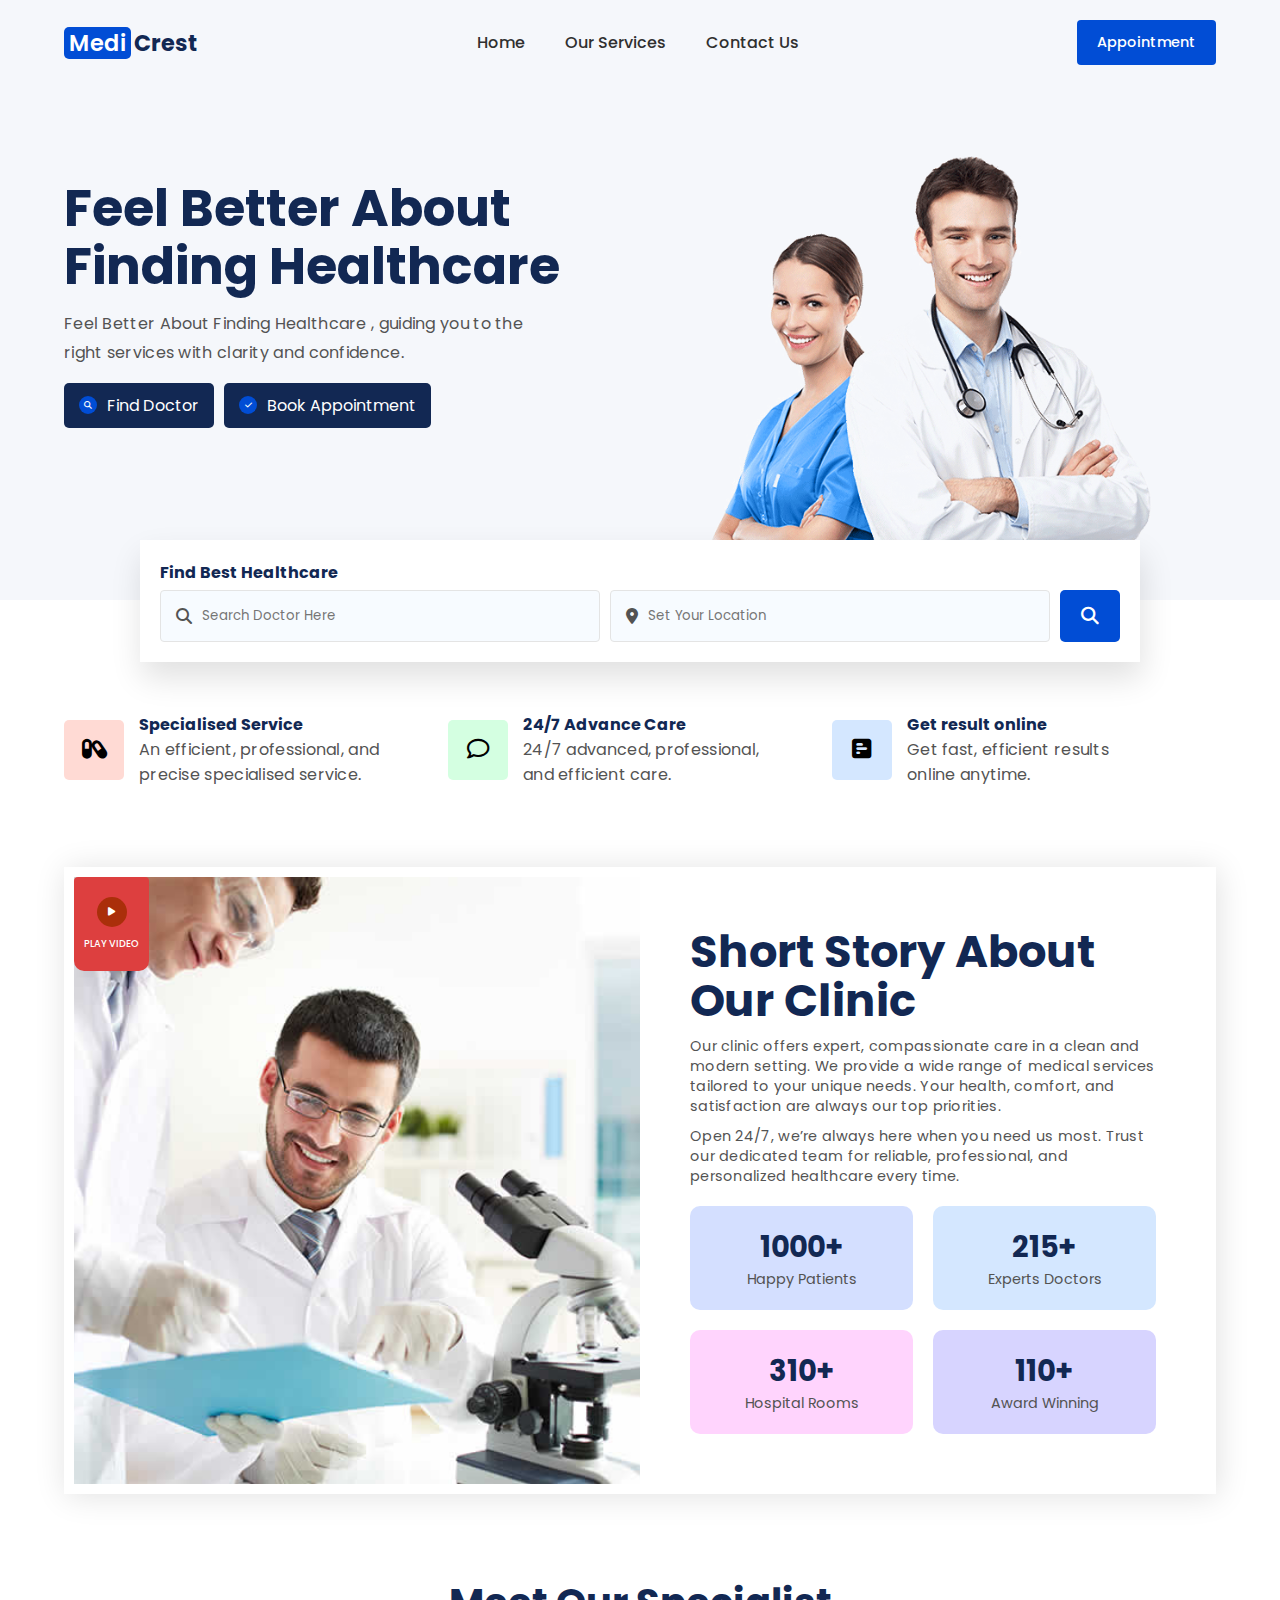
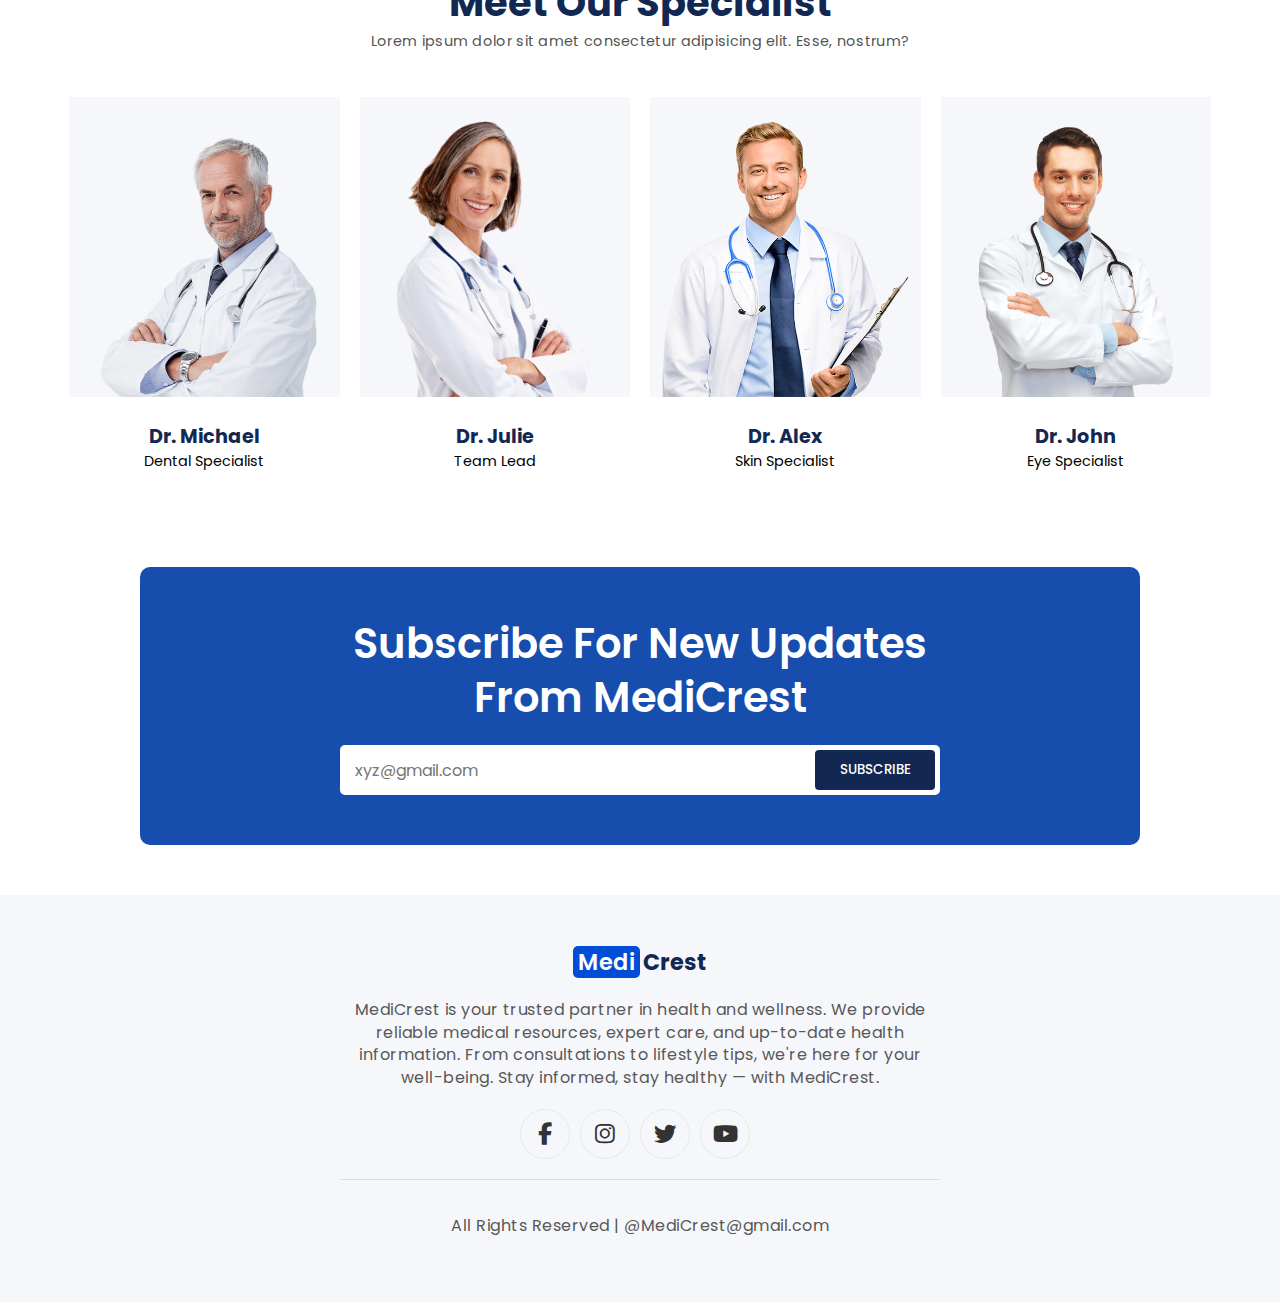
<file: html/index.html>
<!DOCTYPE html>
<html lang="en">

<head>
    <meta charset="UTF-8">
    <meta name="viewport" content="width=device-width, initial-scale=1.0">
    <title>Medi-Crest</title>
    <!-- <link rel="stylesheet" href="css/stylesheet.css"> -->
    <link rel="stylesheet" href="/css/style.css">
    <link rel="icon" type="image/x-icon" href="/images/fevicon.ico.png">
    <link rel="preconnect" href="https://fonts.googleapis.com">
    <link rel="preconnect" href="https://fonts.gstatic.com" crossorigin>
    <link
        href="https://fonts.googleapis.com/css2?family=Poppins:ital,wght@0,100;0,200;0,300;0,400;0,500;0,600;0,700;0,800;0,900;1,100;1,200;1,300;1,400;1,500;1,600;1,700;1,800;1,900&display=swap"
        rel="stylesheet">

    <link rel="stylesheet" href="https://cdnjs.cloudflare.com/ajax/libs/font-awesome/6.7.2/css/all.min.css">
</head>

<body>
    <section id="hero">
        <nav class="navigation">
              <input type="checkbox" class="menu-btn" id="menu-btn">
            <label for="menu-btn" class="menu-icon">
                <span class="nav-icon"></span>
            </label>
             <a href="/html/index.html" class="logo"><span>Medi</span>Crest</a>
             <ul class="menu">
                    <li><a href="index.html">Home</a></li>
                    <li><a href="services.html">Our Services</a></li>
                    <li><a href="contact.html">Contact Us</a></li>
    
                </ul>
            <!-- Appointment btn -->
            <a href="#subscribe" class="nav-app-btn">Appointment</a>
        </nav>


        <div class="hero-content">
            <div class="hero-text">
                <h1>Feel Better About Finding Healthcare</h1>
                <p>Feel Better About Finding Healthcare , guiding you to the right services with clarity and confidence.
                </p>

                <div class="hero-text-btns">
                    <a href="#team">
                        <i class="fa-solid fa-magnifying-glass"></i>
                        Find Doctor
                    </a>
                    <a href="#subscribe">
                        <i class="fa-solid fa-check"></i>
                        Book Appointment
                    </a>
                </div>

            </div>
            <div class="hero-img">
                <img src="/images/contact-img.png" alt="">
            </div>
        </div>

    </section> <!--hero content sec end-->

    <div class="appointment-search-container">
        <h3>
            Find Best Healthcare
        </h3>
        <div class="search-appointment">
            <!--Appointment search box-->
            <div class="app-search-box">
                <i class="fa-solid fa-magnifying-glass"></i>
                <input type="text" placeholder="Search Doctor Here">
            </div>
            <!--Appointment search box-->
            <div class="app-search-box">
                <i class="fa-solid fa-location-dot"></i>
                <input type="text" placeholder="Set Your Location">
            </div>

            <button>
                <i class="fa-solid fa-magnifying-glass"></i>
            </button>

        </div>
    </div><!--search end-->

    <!--What we provide-->
    <section class="provide">
        <!--box1-->
        <div class="info-box info-box-1">
            <div class="info-box-icon">
                <i class="fa-solid fa-capsules"></i>
            </div>
            <div class="info-box-text">
                <strong>Specialised Service </strong>
                <p>An efficient, professional, and precise specialised service.

                </p>
            </div>
        </div>

        <!--box2-->
        <div class="info-box info-box-2">
            <div class="info-box-icon">
                <i class="fa-regular fa-comment"></i>
            </div>
            <div class="info-box-text">
                <strong>24/7 Advance Care </strong>
                <p>24/7 advanced, professional, and efficient care.</p>
            </div>
        </div>

        <!--box3-->
        <div class="info-box info-box-3">
            <div class="info-box-icon">
                <i class="fa-solid fa-square-poll-horizontal"></i>
            </div>
            <div class="info-box-text">
                <strong>Get result online</strong>
                <p>Get fast, efficient results online anytime.</p>
            </div>
        </div>
    </section><!--End of section -->

    <!--Story page-->
    <section id="story">
        <div class="story-img">
            <img src="/images/story_img_new.jpg" alt="">
            <a href="#" class="video-play-btn">
                <i class="fa-solid fa-play"></i>
                Play Video
            </a>
        </div>
        <div class="story-text">
            <h2>Short Story About Our Clinic</h2>
            <p>Our clinic offers expert, compassionate care in a clean and modern setting. We provide a wide range of
                medical services tailored to your unique needs. Your health, comfort, and satisfaction are always our
                top priorities.</p>
            <p>Open 24/7, we’re always here when you need us most. Trust our dedicated team for reliable, professional,
                and personalized healthcare every time.</p>

            <!--Happy clients container-->
            <div class="story-number-container">
                <!--Box1-->
                <div class="story-number-box sn-box1">
                    <strong>1000+</strong>
                    <span>Happy Patients</span>
                </div>

                <!--Box2-->
                <div class="story-number-box sn-box2">
                    <strong>215+</strong>
                    <span>Experts Doctors</span>
                </div>

                <!--Box3-->
                <div class="story-number-box sn-box3">
                    <strong>310+</strong>
                    <span>Hospital Rooms</span>
                </div>

                <!--Box4-->
                <div class="story-number-box sn-box4">
                    <strong>110+</strong>
                    <span>Award Winning</span>
                </div>
            </div><!--container end-->
        </div>
    </section> <!--StoryEnd-->







    <!--TEAM Section-->
    <section id="team">

        <div class="team-heading">
            <h3>Meet Our Specialist</h3>
            <p>Lorem ipsum dolor sit amet consectetur adipisicing elit. Esse, nostrum?</p>
        </div>

        <!--Box container-->
        <div class="team-box-container">
             <!--Box-1------------->
            <div class="team-box ">
                <div class="team-img">
                    <img src="/images/d3.png" alt="doctor1">
                </div>
                <div class="team-text-box">
                    <strong>Dr. Michael</strong>
                    <span>Dental Specialist</span>
                </div>
            </div>
            <!--Box-2------------->
            <div class="team-box ">
                <div class="team-img">
                    <img src="/images/d4.png" alt="doctor1">
                </div>
                <div class="team-text-box">
                    <strong>Dr. Julie</strong>
                    <span> Team Lead</span>
                </div>
            </div>
            <!--Box-3------------->
            <div class="team-box ">
                <div class="team-img">
                    <img src="/images/d1.png" alt="doctor1">
                </div>
                <div class="team-text-box">
                    <strong>Dr. Alex</strong>
                    <span>Skin Specialist</span>
                </div>
            </div>
            <!--Box-4------------->
            <div class="team-box ">
                <div class="team-img">
                    <img src="/images/d2.png" alt="doctor1">
                </div>
                <div class="team-text-box">
                    <strong>Dr. John</strong>
                    <span>Eye Specialist</span>
                </div>
            </div>
           
        </div>

    </section><!--Team Section end-->

    <section id="subscribe">
        <h3>Subscribe For New Updates From MediCrest</h3>
        <form class="subscribe-box">
            <input type="text" name="email" id="email" placeholder="xyz@gmail.com">
            <button>Subscribe</button>
        </form>
    </section>

    <!---Footer------------->
    <footer>
        <div class="footer-container">
            <div class="footer-box">
             <a href="/html/index.html"><span>Medi</span>Crest</a>
                <p>MediCrest is your trusted partner in health and wellness.
                    We provide reliable medical resources, expert care, and up-to-date health information.
                    From consultations to lifestyle tips, we're here for your well-being.
                    Stay informed, stay healthy — with MediCrest.</p>
              <div class="footer-links">
                        <!--Link1-------->
                        <div class="footer-link links">
                            <a href="https://facebook.com" target="_blank">
                                <i class="fa-brands fa-facebook-f"></i>
                            </a>
                        </div>
                        <!--Link2-------->
                        <div class="footer-link links">
                            <a href="https://instagram.com" target="_blank">
                                <i class="fa-brands fa-instagram"></i>
                            </a>
                        </div>
                        <!--Link3-------->
                        <div class="footer-link links">
                            <a href="https://twitter.com" target="_blank">
                                <i class="fa-brands fa-twitter"></i>
                            </a>
                        </div>
                        <!--Link4-------->
                        <div class="footer-link links">
                            <a href="https://youtube.com" target="_blank">
                                <i class="fa-brands fa-youtube"></i>
                            </a>
                        </div>
                    </div>

                <div class="footer-bottom">
                    <p>All Rights Reserved | @MediCrest@gmail.com</p>
                </div>

            </div>
        </div>
    </footer>


</body>

</html>
</file>
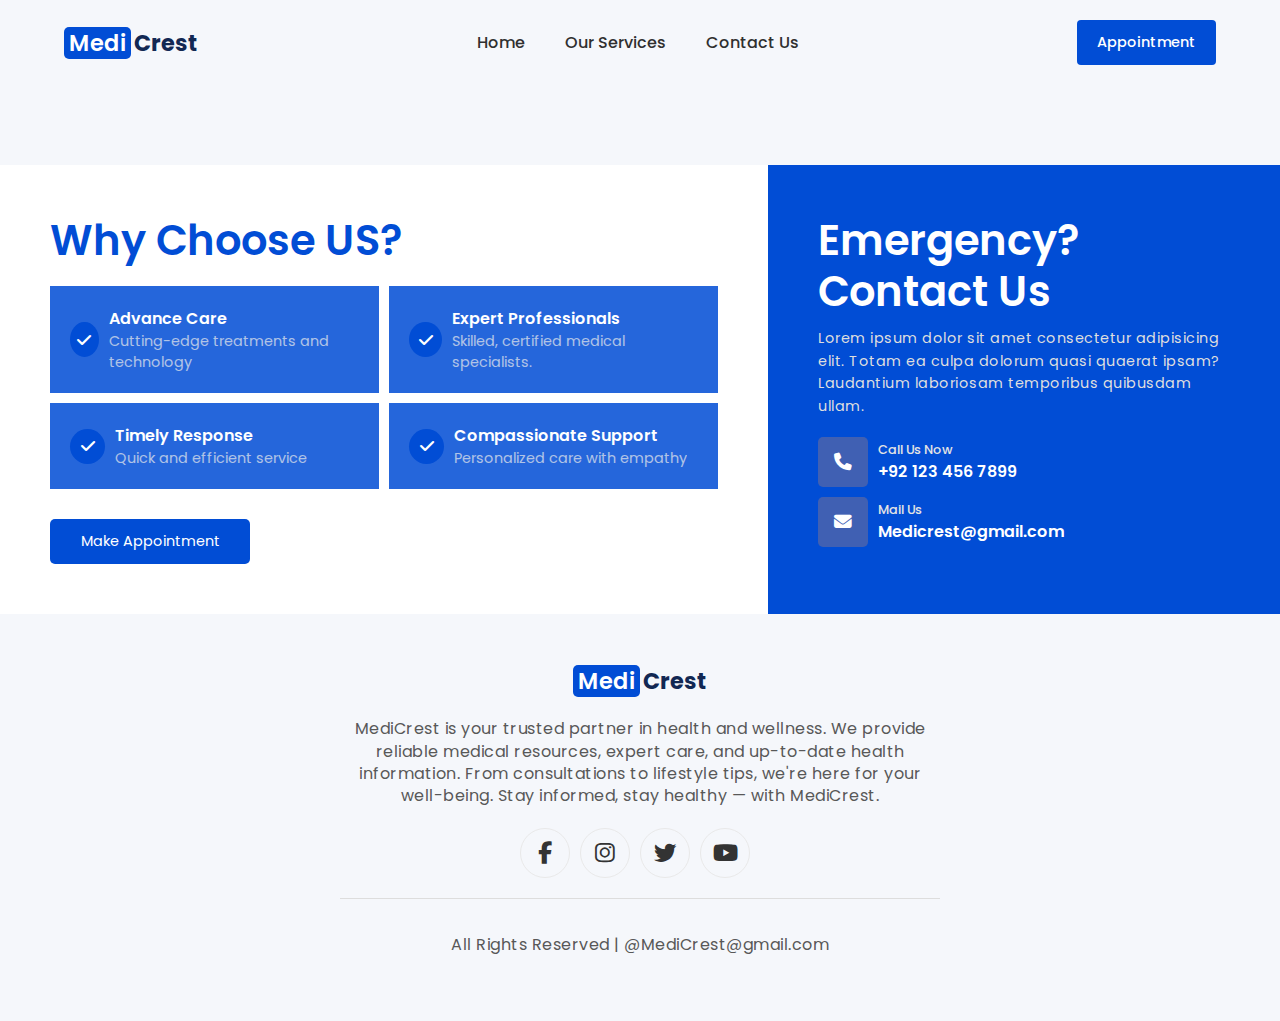
<file: html/contact.html>
<!DOCTYPE html>
<html lang="en">

<head>
    <meta charset="UTF-8">
    <meta name="viewport" content="width=device-width, initial-scale=1.0">
    <title>Medi-Crest</title>
    <!-- <link rel="stylesheet" href="css/stylesheet.css"> -->
    <link rel="stylesheet" href="/css/style.css">
    <link rel="icon" type="image/x-icon" href="/images/favicon-64x64.ico">
    <link rel="preconnect" href="https://fonts.googleapis.com">
    <link rel="preconnect" href="https://fonts.gstatic.com" crossorigin>
    <link
        href="https://fonts.googleapis.com/css2?family=Poppins:ital,wght@0,100;0,200;0,300;0,400;0,500;0,600;0,700;0,800;0,900;1,100;1,200;1,300;1,400;1,500;1,600;1,700;1,800;1,900&display=swap"
        rel="stylesheet">

    <link rel="stylesheet" href="https://cdnjs.cloudflare.com/ajax/libs/font-awesome/6.7.2/css/all.min.css">
</head>

<body>
    <section id="hero">
        <nav class="navigation">
              <input type="checkbox" class="menu-btn" id="menu-btn">
            <label for="menu-btn" class="menu-icon">
                <span class="nav-icon"></span>
            </label>
             <a href="/html/index.html" class="logo"><span>Medi</span>Crest</a>
             <ul class="menu">
                    <li><a href="index.html">Home</a></li>
                    <li><a href="services.html">Our Services</a></li>
                    <li><a href="contact.html">Contact Us</a></li>
    
                </ul>
            <!-- Appointment btn -->
            <a href="/html/index.html#subscribe" class="nav-app-btn">Appointment</a>
        </nav>


        <!--Why choose us--------->
        <section class="why-choose-us">
            <div class="why-choose-us-left">
                <h3>Why Choose US?</h3>
                <!--container--------->
                <div class="why-choose-box-container">
                    <!--Box1--------->
                    <div class="why-choose-box">
                        <i class="fa-solid fa-check"></i>
                        <!--text--------->
                        <div class="why-choose-box-text">
                            <strong>Advance Care</strong>
                            <p>Cutting-edge treatments and technology</p>
                        </div>
                    </div>
                    <!--Box2--------->
                    <div class="why-choose-box">
                        <i class="fa-solid fa-check"></i>
                        <!--text--------->
                        <div class="why-choose-box-text">
                            <strong>Expert Professionals</strong>
                            <p>Skilled, certified medical specialists.</p>
                        </div>
                    </div>
                    <!--Box3--------->
                    <div class="why-choose-box">
                        <i class="fa-solid fa-check"></i>
                        <!--text--------->
                        <div class="why-choose-box-text">
                            <strong>Timely Response</strong>
                            <p>Quick and efficient service</p>
                        </div>
                    </div>
                    <!--Box4--------->
                    <div class="why-choose-box">
                        <i class="fa-solid fa-check"></i>
                        <!--text--------->
                        <div class="why-choose-box-text">
                            <strong>Compassionate Support</strong>
                            <p>Personalized care with empathy</p>
                        </div>
                    </div>

                </div><!--container end here--------->
                <a href="index.html#subscribe" class="why-choose-us-btn">Make Appointment</a>

            </div> <!--left end-->
            <div class="why-choose-us-right">
                <h3>Emergency?<br>
                    Contact Us
                </h3>
                <p>Lorem ipsum dolor sit amet consectetur adipisicing elit. Totam ea culpa dolorum quasi quaerat ipsam?
                    Laudantium laboriosam temporibus quibusdam ullam.</p>
                <div class="w-right-contact-container">

                    <!--Box1--------->
                    <div class="w-right-contact-box">
                        <a href="tel:+92 123 456 7899"> <i class="fa-solid fa-phone flashAnimation"></i></a>

                        <div class="w-right-contact-box-text">
                            <span>Call Us Now</span>
                            <strong>+92 123 456 7899</strong>
                        </div>
                    </div>
                    <!--Box2--------->
                    <div class="w-right-contact-box">

                        <a href="mailto:Medicrest@gmail.com"><i class="fa-solid fa-envelope flashAnimation"></i></a>
                        <div class="w-right-contact-box-text">
                            <span>Mail Us </span>
                            <strong>Medicrest@gmail.com</strong>
                        </div>
                    </div>
                </div><!--contact container end-->
            </div><!--right container end-->
        </section><!--- why choose us end !!-->



        <footer>
            <div class="footer-container">
                <div class="footer-box">
                  <a href="/html/index.html"><span>Medi</span>Crest</a>
                    <p>MediCrest is your trusted partner in health and wellness.
                        We provide reliable medical resources, expert care, and up-to-date health information.
                        From consultations to lifestyle tips, we're here for your well-being.
                        Stay informed, stay healthy — with MediCrest.</p>
                    <div class="footer-links">
                        <!--Link1-------->
                        <div class="footer-link links">
                            <a href="https://facebook.com" target="_blank">
                                <i class="fa-brands fa-facebook-f"></i>
                            </a>
                        </div>
                        <!--Link2-------->
                        <div class="footer-link links">
                            <a href="https://instagram.com" target="_blank">
                                <i class="fa-brands fa-instagram"></i>
                            </a>
                        </div>
                        <!--Link3-------->
                        <div class="footer-link links">
                            <a href="https://twitter.com" target="_blank">
                                <i class="fa-brands fa-twitter"></i>
                            </a>
                        </div>
                        <!--Link4-------->
                        <div class="footer-link links">
                            <a href="https://youtube.com" target="_blank">
                                <i class="fa-brands fa-youtube"></i>
                            </a>
                        </div>
                    </div>

                    <div class="footer-bottom">
                        <p>All Rights Reserved | @MediCrest@gmail.com</p>
                    </div>

                </div>
            </div>
        </footer>


</body>

</html>
</file>
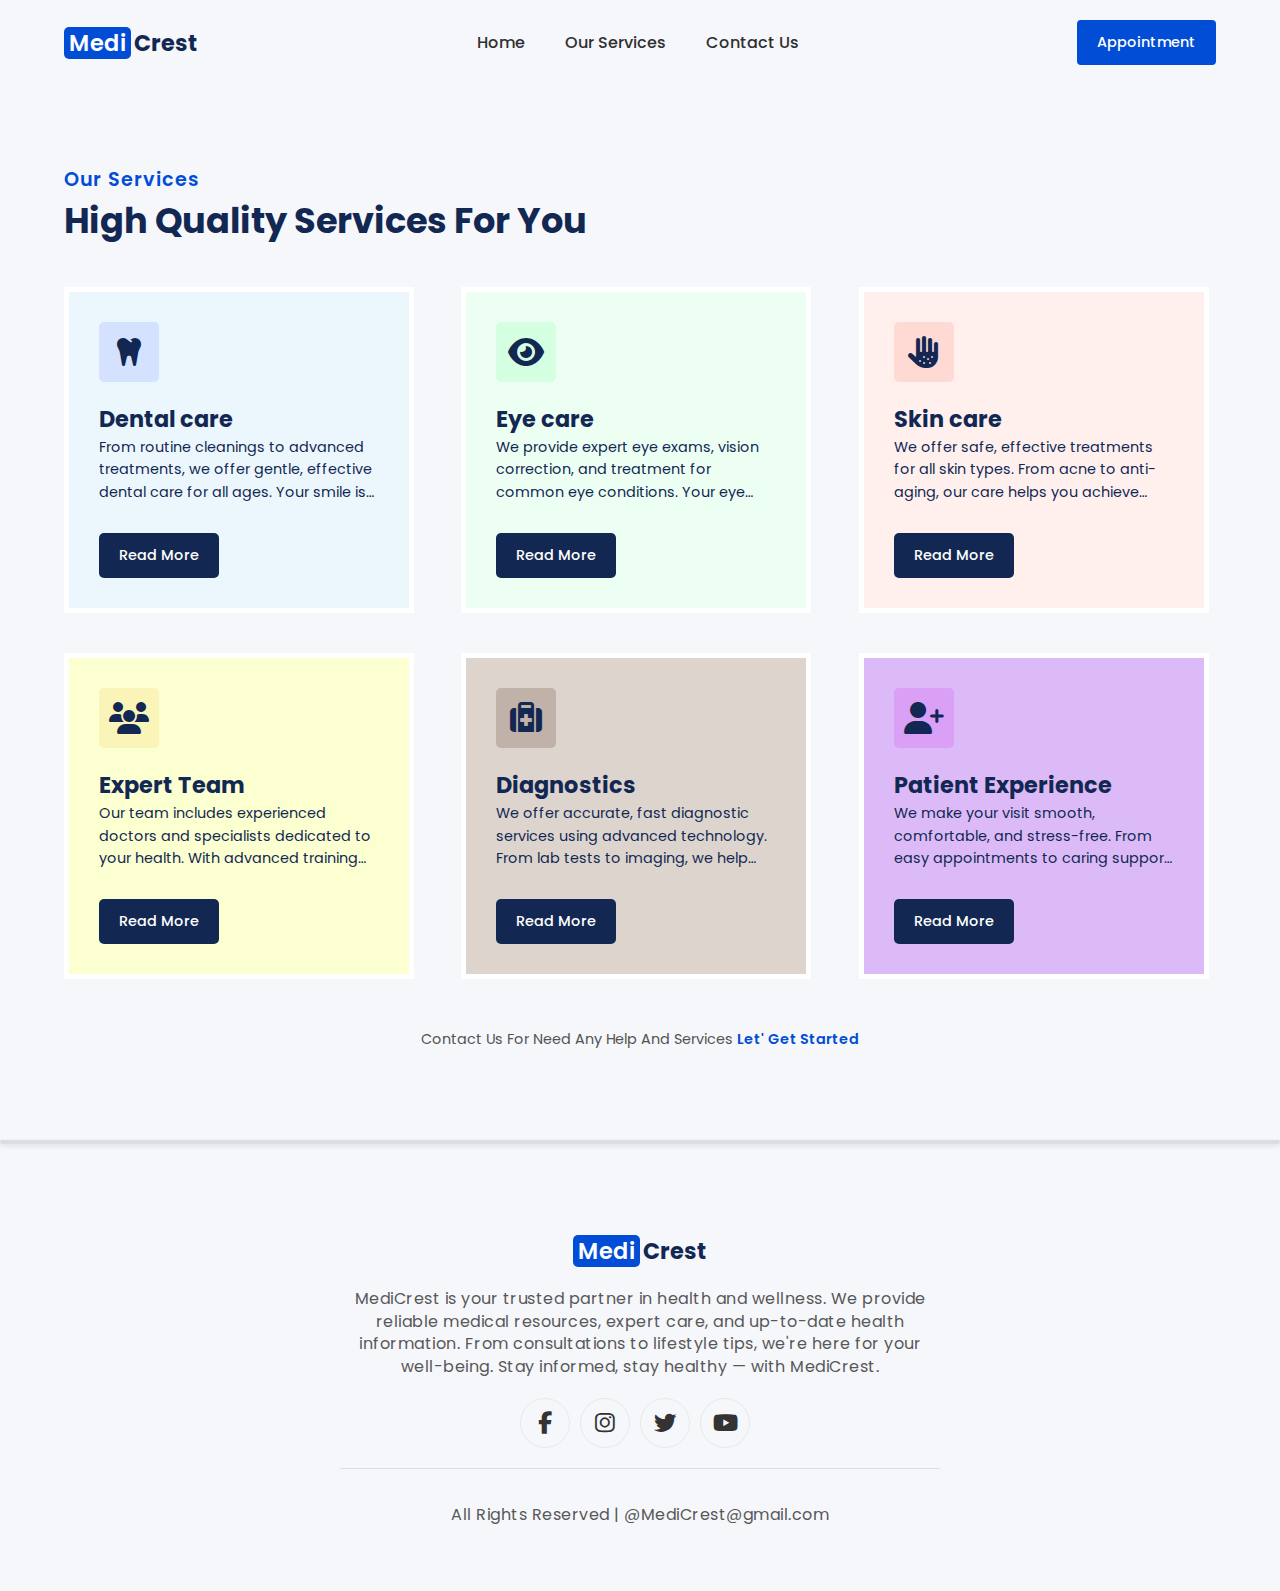
<file: html/services.html>
<!DOCTYPE html>
<html lang="en">

<head>
    <meta charset="UTF-8">
    <meta name="viewport" content="width=device-width, initial-scale=1.0">
    <title>Medi-Crest</title>
    <!-- <link rel="stylesheet" href="css/stylesheet.css"> -->
    <link rel="stylesheet" href="/css/style.css">
    <link rel="icon" type="image/x-icon" href="/images/favicon-64x64.ico">
    <link rel="preconnect" href="https://fonts.googleapis.com">
    <link rel="preconnect" href="https://fonts.gstatic.com" crossorigin>
    <link
        href="https://fonts.googleapis.com/css2?family=Poppins:ital,wght@0,100;0,200;0,300;0,400;0,500;0,600;0,700;0,800;0,900;1,100;1,200;1,300;1,400;1,500;1,600;1,700;1,800;1,900&display=swap"
        rel="stylesheet">

    <link rel="stylesheet" href="https://cdnjs.cloudflare.com/ajax/libs/font-awesome/6.7.2/css/all.min.css">
</head>

<body>
    <section id="hero">
       <nav class="navigation">
              <input type="checkbox" class="menu-btn" id="menu-btn">
            <label for="menu-btn" class="menu-icon">
                <span class="nav-icon"></span>
            </label>
             <a href="/html/index.html" class="logo"><span>Medi</span>Crest</a>
             <ul class="menu">
                    <li><a href="index.html">Home</a></li>
                    <li><a href="services.html">Our Services</a></li>
                    <li><a href="contact.html">Contact Us</a></li>
    
                </ul>
            <!-- Appointment btn -->
             <a href="/html/index.html#subscribe" class="nav-app-btn">Appointment</a>
        </nav>

        <section id="our-services">
            <!--headings------------------>
            <div class="services-heading">
                <!--text--------->
                <div class="services-heading-text">
                    <strong>Our Services </strong>
                    <h2>High Quality Services For You</h2>
                </div>
            </div>

            <div class="services-box-container">
                <!--box1--------->
                <div class="services-box s1-box">
                    <i class="fa-solid fa-tooth"></i>
                    <strong>Dental care</strong>
                    <p>From routine cleanings to advanced treatments, we offer gentle, effective dental care for all
                        ages.
                        Your smile is in safe hands with our experienced and friendly team.</p>
                    <a href="#">Read More</a>
                </div>
                <!--box1--------->
                <div class="services-box s2-box">
                    <i class="fa-solid fa-eye"></i>
                    <strong>Eye care</strong>
                    <p> We provide expert eye exams, vision correction, and treatment for common eye conditions.
                        Your eye health and clear vision are our top priorities.
                    </p>
                    <a href="#">Read More</a>
                </div>
                <!--box1--------->
                <div class="services-box s3-box">
                    <i class="fa-solid fa-hand-dots"></i>
                    <strong>Skin care</strong>
                    <p>We offer safe, effective treatments for all skin types.
                        From acne to anti-aging, our care helps you achieve healthy, glowing skin.</p>
                    <a href="#">Read More</a>
                </div>
                <!--box1--------->
                <div class="services-box s4-box">
                    <i class="fa-solid fa-users"></i>
                    <strong>Expert Team</strong>
                    <p>Our team includes experienced doctors and specialists dedicated to your health.
                        With advanced training and a patient-first approach, you’re always in expert hands.</p>
                    <a href="#">Read More</a>
                </div>
                <!--box1--------->
                <div class="services-box s5-box">
                    <i class="fa-solid fa-suitcase-medical"></i>
                    <strong>Diagnostics </strong>
                    <p>We offer accurate, fast diagnostic services using advanced technology.
                        From lab tests to imaging, we help detect issues early for better treatment outcomes.</p>
                    <a href="#">Read More</a>
                </div>
                <!--box1--------->
                <div class="services-box s6-box">
                    <i class="fa-solid fa-user-plus"></i>
                    <strong>Patient Experience</strong>
                    <p>We make your visit smooth, comfortable, and stress-free.
                        From easy appointments to caring support, your experience matters every step of the way.</p>
                    <a href="#">Read More</a>
                </div>
            </div> <!--services container end here--------->

            <span class="service-help-btn">Contact Us For Need Any Help And Services <a href="contact.html">Let' Get
                    Started</a></span>
        </section> <!--section end--------->

        <div class="styled-separator"></div>

        <footer>
            <div class="footer-container">
                <div class="footer-box">
                    <a href="/html/index.html"><span>Medi</span>Crest</a>
                    <p>MediCrest is your trusted partner in health and wellness.
                        We provide reliable medical resources, expert care, and up-to-date health information.
                        From consultations to lifestyle tips, we're here for your well-being.
                        Stay informed, stay healthy — with MediCrest.</p>
                    <div class="footer-links">
                        <!--Link1-------->
                        <div class="footer-link links">
                            <a href="https://facebook.com" target="_blank">
                                <i class="fa-brands fa-facebook-f"></i>
                            </a>
                        </div>
                        <!--Link2-------->
                        <div class="footer-link links">
                            <a href="https://instagram.com" target="_blank">
                                <i class="fa-brands fa-instagram"></i>
                            </a>
                        </div>
                        <!--Link3-------->
                        <div class="footer-link links">
                            <a href="https://twitter.com" target="_blank">
                                <i class="fa-brands fa-twitter"></i>
                            </a>
                        </div>
                        <!--Link4-------->
                        <div class="footer-link links">
                            <a href="https://youtube.com" target="_blank">
                                <i class="fa-brands fa-youtube"></i>
                            </a>
                        </div>
                    </div>

                    <div class="footer-bottom">
                        <p>All Rights Reserved | @MediCrest@gmail.com</p>
                    </div>

                </div>
            </div>
        </footer>


</body>

</html>
</file>
<file: css/style.css>
* {
    margin: 0px;
    padding: 0px;
    box-sizing: border-box;
    font-family: poppins;
}

a {
    text-decoration: none;
}

ul {
    list-style: none;
}

#hero {
    background-color: #f5f7fb;
    display: flex;
    flex-direction: column;
    min-height: 600px;
    justify-content: space-between;

}

/* nav bar */
.navigation {
    display: flex;
    justify-content: space-between;
    align-items: center;
    max-width: 1200px;
    width: 90%;
    margin: 0px auto;
    padding: 20px 0px 0px 0px;
}

.logo {
    color: #122853;
    font-weight: 700;
    font-size: 1.4rem;
}

.logo span {
    background-color: #014dd5;
    color: #ffffff;
    padding: 0px 5px;
    border-radius: 5px;
    font-weight: 600;
    margin-right: 3px;
}

.menu {
    display: flex;
    /* justify-content: center; */
    /* align-items: center; */
    /* margin-right: auto; */
    /* margin-left: 0px; */
}

.menu li a {
    margin: 0px 20px;
    color: #303030;
    font-weight: 500;
    transition: all ease 0.3s;
}

.menu li a:hover {
    color: #014dd5;
}

.nav-app-btn {
    display: flex;
    justify-content: center;
    align-items: center;
    background-color: #014dd5;
    height: 45px;
    padding: 0px 20px;
    border-radius: 4px;
    color: #ffffff;
    font-weight: 500;
    font-size: 0.9rem;

}

/* nav end*/


.hero-content {
    max-width: 1200px;
    width: 90%;
    display: grid;
    grid-template-columns: 1fr 1fr;
    margin: 0px auto;

}

.hero-img {
    display: flex;
}

.hero-img img {
    width: 100%;
    height: 100%;
    max-height: 450px;
    object-fit: contain;
    /* object-position: center bottom; */
}

.hero-text {
    display: flex;
    flex-direction: column;
    margin-top: 30px;
}

.hero-text h1 {
    font-size: 3.2rem;
    color: #122853;
    line-height: 3.6rem;

}

.hero-text p {
    color: #535353;
    line-height: 1.8rem;
    letter-spacing: 0.3px;
    margin: 15px 0px;
    max-width: 500px;
}

.hero-text-btns {
    display: flex;
    justify-content: flex-start;
    align-items: center;

}

.hero-text-btns a {
    height: 45px;
    padding: 0px 15px;
    background-color: #122853;
    color: #ffffff;
    margin-right: 10px;
    display: flex;
    justify-content: flex-start;
    align-items: center;
    border-radius: 5px;
    font-weight: 500px;

}

.hero-text-btns a i {
    height: 18px;
    width: 18px;
    display: flex;
    justify-content: center;
    align-items: center;
    background-color: #014dd5;
    margin-right: 10px;
    font-size: 0.5rem;
    border-radius: 50%;
}

.appointment-search-container {
    max-width: 1000px;
    width: 90%;
    background-color: #ffffff;
    margin: auto;
    padding: 20px;
    box-shadow: 2px 16px 30px rgba(0, 0, 0, 0.12);
    margin-top: -60px;
    position: relative;
    z-index: 1;
}

.appointment-search-container h3 {
    color: #122853;
    font-size: 1rem;
    margin-bottom: 5px;
}

.search-appointment {
    display: grid;
    grid-template-columns: 1fr 1fr 60px;
    grid-gap: 10px;

}

.app-search-box {
    width: 100%;
    display: flex;
    justify-content: space-between;
    align-items: center;
    background-color: #f7fbff;
    padding: 15px;
    border-radius: 4px;
    border: 1px solid #e4e4e4;


}

.app-search-box i {
    color: #535353;
}

.app-search-box input {
    border: none;
    outline: none;
    background-color: transparent;
    width: 100%;
    margin-left: 10px;

}

.search-appointment button {
    background-color: #014dd5;
    color: #ffffff;
    border: none;
    outline: none;
    border-radius: 5px;
    font-size: 1.1rem;
    cursor: pointer;
}

/* Provide section */
.provide {
    max-width: 1200px;
    width: 90%;
    margin: 50px auto;
    display: grid;
    grid-template-columns: 1fr 1fr 1fr;

}

.info-box-icon {
    width: 60px;
    height: 60px;
    display: flex;
    justify-content: center;
    align-items: center;
    margin-right: 15px;
    font-size: 1.4rem;

    border-radius: 5px;

}

.info-box-1 .info-box-icon {
    background-color: #ffdad4;
}

.info-box-2 .info-box-icon {
    background-color: #d4ffe1;
}

.info-box-3 .info-box-icon {
    background-color: #d4e7ff;
}



.info-box {
    display: flex;
    justify-content: flex-start;
    align-items: center;
}

.info-box-text {
    display: flex;
    flex-direction: column;
    width: 64%;
}

.info-box-text strong {
    color: #122853;
    font-weight: 700;
}

.info-box-text p {
    color: #535353;
    letter-spacing: 0.3px;
}

/*----------story----------*/
#story {
    border-color: #f5f7fb;
    max-width: 1200px;
    width: 90%;
    margin: 80px auto;
    border: 10px solid #ffffff;
    box-shadow: 2px 2px 30px rgba(0, 0, 0, 0.12);
    display: grid;
    grid-template-columns: 1fr 1fr;

}

.story-img {
    display: flex;
    width: 100%;
    position: relative;
}

.story-img img {
    height: 100%;
    width: 100%;
    object-fit: cover;
    object-position: center;
}

.video-play-btn {

    position: absolute;
    display: flex;
    top: 0px;
    flex-direction: column;
    justify-content: center;
    align-items: center;
    background-color: #dd3f3f;
    padding: 20px 10px;
    border-radius: 4px 4px 10px 10px;
    color: #ffffff;
    font-size: 0.6rem;
    text-transform: uppercase;
    font-weight: 500;
}

.video-play-btn i {
    width: 30px;
    height: 30px;
    border-radius: 50%;
    display: flex;
    justify-content: center;
    align-items: center;
    background-color: #aa2f0a;
    margin-bottom: 10px;
    color: #ffffff;

}

.story-text {
    padding: 50px;
}

.story-text h2 {
    font-size: 2.8rem;
    /* line-height: 3rem; */
    line-height: 1.1;
    color: #122853;
}

.story-text p {
    font-size: 0.9rem;
    color: #535353;
    line-height: 20px;
    margin: 10px 0px;
    letter-spacing: 0.3px;
}

.story-number-container {
    display: grid;
    grid-template-columns: 1fr 1fr;
    margin-top: 20px;
    grid-gap: 20px;
}

.story-number-box {
    padding: 20px;
    display: flex;
    flex-direction: column;
    justify-content: center;
    align-items: center;
    border-radius: 10px;

}

.story-number-box strong {
    color: #122853;
    font-weight: 700;
    font-size: 29px;

}

.story-number-box span {
    color: #535353;
    font-size: 0.9rem;
}

.sn-box1 {
    background-color: #d4dfff;
}

.sn-box2 {
    background-color: #d4e7ff;
}

.sn-box3 {
    background-color: #ffd4fd;
}

.sn-box4 {
    background-color: #d7d4ff;
}


/*Our services------------*/
#our-services {
    width: 100%;
    background-color: #f5f7fb;

    margin: 50px auto 0px auto;
    padding: 50px 0px;
    display: flex;
    flex-direction: column;
    justify-content: center;
    align-items: center;
}

.services-heading {
    display: flex;
    justify-content: space-between;
    align-items: center;
    max-width: 1200px;
    width: 90%;
    margin: auto;
}

.services-heading-text strong {
    font-weight: 600;
    color: #014dd5;
    font-size: 1.2rem;
    letter-spacing: 1px;
}

.services-heading-text h2 {
    font-weight: 700;
    font-size: 2.2rem;
    color: #122853;
    max-width: 600px;
}

.services-box-container {
    max-width: 1200px;
    width: 90%;
    margin: 40px auto;
    display: grid;
    grid-template-columns: 1fr 1fr 1fr;
    gap: 40px;
}

.services-box {
    display: flex;
    flex-direction: column;
    padding: 30px;
    align-items: flex-start;
    justify-content: center;
    border: 5px solid #ffffff;
    max-width: 350px;
}

.services-box:hover {
    border: 5px solid #c7d0eb;

}

.services-box i {
    font-size: 2rem;
    width: 60px;
    height: 60px;
    border-radius: 5px;
    display: flex;
    justify-content: center;
    align-items: center;

}

.services-box strong {
    color: #122853;
    font-size: 1.4rem;
    margin-top: 20px;
}

.services-box p {
    color: #122853;
    font-size: 0.9rem;
    line-height: 1.4rem;
    display: -webkit-box;
    -webkit-line-clamp: 3;
    -webkit-box-orient: vertical;
    overflow: hidden;
}

.services-box a {
    height: 45px;
    background-color: #122853;
    color: #ffffff;
    padding: 0px 20px;
    display: flex;
    justify-content: center;
    align-items: center;
    font-size: 0.9rem;
    font-weight: 500;
    border-radius: 5px;
    margin-top: 30px;
}

.services-box a:hover {
    background-color: #ffffff;
    color: black;
    border: 2px solid #c7d0eb;
}

.s1-box i {
    color: #122853;
    background-color: #d4e2ff;
}

.s1-box {
    background-color: #ecf6fd;
}

.s2-box i {
    color: #122853;
    background-color: #d4ffe1;
}

.s2-box {
    background-color: #edfff3;
}

.s3-box i {
    color: #122853;
    background-color: #ffdad4;
}

.s3-box {
    background-color: #fff0ee;
}

.s4-box i {
    color: #122853;
    background-color: #faf4b8;
}

.s4-box {
    background-color: #fcffcf;
}

.s5-box i {
    color: #122853;
    background-color: #c0b2a8;
}

.s5-box {
    background-color: #ddd4ce;
}

.s6-box i {
    color: #122853;
    background-color: #daa0f5;
}

.s6-box {
    background-color: #dcbaf8;
}

.service-help-btn {
    color: #535353;
    font-size: 0.9rem;
    margin-top: 10px;
    padding: 0px 10px;
}

.service-help-btn a {
    color: #014dd5;
    text-decoration: none;
    font-weight: 600;
}

.styled-separator {
    width: 100%;
    /* Short width */
    height: 4px;
    /* Thicker for style */
    background: rgba(0, 0, 0, 0.1);
    /* Light gray */
    margin: 40px auto;
    /* Centered horizontally and spacing vertically */
    border-radius: 5px;
    /* Rounded edges for a modern look */
    box-shadow: 0 2px 5px rgba(0, 0, 0, 0.1);
    /* Soft shadow for depth */
}



/*<!--Why choose us--------->*/
.why-choose-us {
    margin-top: 100px;
    width: 100%;
    display: grid;
    grid-template-columns: 1.5fr 1fr;
}

.why-choose-us-left {
    padding: 50px;
    background-color: #fff;
}

.why-choose-us-right {
    padding: 50px;
    background-color: #014dd5;
}

.why-choose-us-left h3 {
    font-size: 2.6rem;
    color: #014dd5;
    font-weight: 600;
    line-height: 3.2rem;
}

.why-choose-us-right h3 {
    font-size: 2.6rem;
    color: #ffffff;
    font-weight: 600;
    line-height: 3.2rem;
}

.why-choose-box-container {
    display: grid;
    grid-template-columns: 1fr 1fr;
    margin-top: 20px;
    grid-gap: 10px;
}

.why-choose-box {
    display: flex;
    justify-content: flex-start;
    align-items: center;
    padding: 20px;
    background-color: #014dd5db;

}

.why-choose-box i {
    height: 35px;
    width: 35px;
    border-radius: 50%;
    display: flex;
    justify-content: center;
    align-items: center;
    background-color: #014dd5;
    margin-right: 10px;
    color: #ffffff;
}

.why-choose-box-text {
    display: flex;
    flex-direction: column;
    justify-content: center;
}

.why-choose-box-text strong {
    color: #ffffff;
    font-weight: 600;
}

.why-choose-box-text p {
    font-size: 0.9rem;
    color: #ececec;
    opacity: 0.7;

}

.why-choose-us-btn {
    background-color: #014dd5;
    color: #ffffff;
    height: 45px;
    padding: 0px 10px;
    display: flex;
    justify-content: center;
    align-items: center;
    border-radius: 5px;
    max-width: 200px;
    margin-top: 30px;
    font-size: 0.9rem;
}

.why-choose-us-btn:hover {
    background-color: #ffffff;
    color: black;
    border: 2px solid #25503f;
}

.why-choose-us-right p {
    color: #dfdfdf;
    font-size: 0.9rem;
    line-height: 1.4rem;
    letter-spacing: 0.5px;
    margin: 10px 0px;

}

.w-right-contact-container {
    display: flex;
    flex-direction: column;
    width: 100%;
}

.w-right-contact-box {
    display: flex;
    justify-content: flex-start;
    margin-top: 10px;
    align-items: center;


}

.w-right-contact-box i {
    font-size: 1.1rem;
    margin-right: 10px;
    background-color: #4060b3;
    border-radius: 5px;
    height: 50px;
    width: 50px;
    display: flex;
    justify-content: center;
    align-items: center;
    color: #ffffff;

}

.w-right-contact-box-text {
    display: flex;
    flex-direction: column;
}

.w-right-contact-box-text span {
    font-size: 0.8rem;
    font-weight: 500;
    color: #e4e4e4;
}

.w-right-contact-box-text strong {
    font-size: 1rem;
    color: #ffffff;
    font-weight: 600;
}

/*Team---------------*/
#team {
    max-width: 1200px;
    width: 90%;
    margin: 80px auto;
}

.team-heading {
    display: flex;
    justify-content: center;
    flex-direction: column;
    align-items: center;
    text-align: center;
}

.team-heading h3 {
    font-size: 2.4rem;
    color: #122853;
}

.team-heading p {
    color: #535353;
    font-size: 0.9rem;
    letter-spacing: 0.3px;
}

.team-box-container {
    width: 100%;
    margin-top: 40px;
    display: grid;
    grid-template-columns: 1fr 1fr 1fr 1fr;
    grid-gap: 10px;
}

.team-box {
    max-width: 300px;
    display: flex;
    flex-direction: column;
    border: 5px solid transparent;
}

.team-box:hover {
    border: 3px solid #c7d0eb;
}

.team-img {
    height: 300px;
    display: flex;
    background-color: #f5f7fb;
    object-fit: contain;
    padding: 10px 10px 0px 10px;
    display: flex;
    align-items: flex-end;
}

.team-img img {
    width: 100%;
    height: 95%;
    object-fit: contain;
    object-position: center bottom;

}

.team-text-box {
    display: flex;
    flex-direction: column;
    justify-content: center;
    align-items: center;
    padding: 10px;
    margin-top: 10px;
}

.team-text-box strong {
    color: #122853;
    font-size: 1.2rem;
    margin-top: 5px;
}

.team-text-box span {
    font-size: 0.9rem;
}

#subscribe {
    max-width: 1000px;
    width: 90%;
    background-color: #174dac;
    padding: 50px;
    border-radius: 10px;
    margin: 50px auto;
    display: flex;
    flex-direction: column;
    justify-content: center;
    align-items: center;
}

#subscribe h3 {
    font-size: 2.6rem;
    font-weight: 600;
    color: #ffffff;
    line-height: 3.4rem;
    max-width: 600px;
    text-align: center;
}

.subscribe-box {
    max-width: 600px;
    width: 100%;
    background-color: #ffffff;
    border-radius: 5px;
    height: 50px;
    display: flex;
    padding: 5px;
    margin-top: 20px;
}

.subscribe-box input {
    width: 100%;
    padding: 0px 10px;
    background: transparent;
    border: none;
    outline: none;
    font-size: 1rem;
}

.subscribe-box button {
    background-color: #122853;
    color: #ffffff;
    max-width: 120px;
    width: 100%;
    border: none;
    outline: none;
    cursor: pointer;
    text-transform: uppercase;
    font-weight: 500;
    border-radius: 4px;
}

footer {
    width: 100%;
    background-color: #f5f7fb;
}

.footer-container {
    padding: 50px 0px;
    max-width: 600px;
    width: 90%;
    margin: 0px auto;
    display: flex;
    justify-content: center;
    align-items: center;
    text-align: center;
}

.footer-box a {
    text-decoration: none;
    color: #122853;
    font-weight: 700;
    font-size: 1.4rem;
}

.footer-box a span {
    background-color: #014dd5;
    color: #ffffff;
    padding: 0px 5px;
    border-radius: 5px;
    font-weight: 600;
    margin-right: 3px;
}

.footer-box p {
    margin-top: 20px;
    font-size: 1rem;
    letter-spacing: 0.5px;
    color: #585858;
    line-height: 1.4rem;
}

.footer-links {
    display: flex;
    justify-content: center;
    align-items: center;
    margin: 20px;
    /* border: 1px solid #e9e9e9; */
}

.links {
    display: flex;
    justify-content: center;
    align-items: center;
    border-radius: 50%;
    border: 1px solid #e9e9e9;
    width: 50px;
    height: 50px;
    text-align: center;
    color: #333;
    margin-right: 10px;
    transition: all ease 0.3s;
}

.links a {
    color: #333;
    display: flex;
    justify-content: center;
    align-items: center;
    width: 100%;
    height: 100%;
}

.links:hover {
    background-color: #122853;

}

.links:hover a {
    color: #ffffff;
}

.footer-bottom {
    text-align: center;
    padding: 15px 0;
    font-size: 0.85rem;
    color: #777;
    background-color: #f5f7fb;
    border-top: 1px solid #ddd;

}


@keyframes flash {

    0%,
    50%,
    100% {
        opacity: 1;
    }

    25%,
    75% {
        opacity: 0;
    }
}

.flashAnimation::before {
    animation-duration: 3s;
    animation-fill-mode: both;
    animation-name: flash;
    animation-iteration-count: infinite;
    transition-timing-function: ease-in-out;
}

/* Responsiveness Media Queries */
.menu-btn {
    display: none;
}
.menu-icon{
    display: none;
}

@media (max-width: 1050px) {
    .hero-content {
        display: flex;
        flex-direction: column-reverse;
        align-items: center;
        margin: 50px auto;
    }

    .hero-text {
        margin-bottom: 40px;
        background-color: #ffffff;
        padding: 30px;
        margin-top: 0px;
    }
}

@media (max-width: 950px) {
    .navigation {
        justify-content: space-between;
        padding: 20px;
        width: 100%;
        position: relative;
    }

    .logo {
        margin-right: auto;
        margin-left: 20px;
    }

    .logo,
    .nav-appointment-btn,
    .menu-btn {
        z-index: 103;
    }

    .menu {
        display: none;
        position: absolute;
        background-color: #ffffff;
        width: 100%;
        padding: 0px;
        margin: 0px;
        box-shadow: 2px 30px 30px rgba(0, 0, 0, 0.06);
        top: 100%;
        left: 0px;
    }

    .menu::after {
        content: '';
        position: absolute;
        left: 0px;
        top: -100%;
        /* background-color: #ffffff; */
        width: 100%;
        height: 100%;
    }

    .menu li {
        width: 100%;
        margin: 0px;
        padding: 0px;
    }

    .menu li a {
        width: 100%;
        display: flex;
        align-items: center;
        padding: 0px 20px;
        margin: 0px;
        height: 45px;
    }

    .menu-icon {
        cursor: pointer;
        float: right;
        padding: 10px 0px;
        position: relative;
        user-select: none;
        z-index: 106;
    }

    .menu-icon .nav-icon {
        background-color: #181818;
        display: block;
        position: relative;
        height: 2px;
        width: 25px;
        transition: all ease-out 0.2s;
    }

    .menu-icon .nav-icon::before,
    .menu-icon .nav-icon::after {
        background-color: #181818;
        content: '';
        position: absolute;
        height: 100%;
        width: 100%;
        transition: all ease-out 0.2s;
    }

    .menu-icon .nav-icon::before {
        top: 9px;
    }

    .menu-icon .nav-icon::after {
        top: -9px;
    }

    .menu-btn:checked~.menu-icon .nav-icon::before {
        transform: rotate(-45deg);
        top: 0px;
    }

    .menu-btn:checked~.menu-icon .nav-icon::after {
        transform: rotate(45deg);
        top: 0px;
    }

    .menu-btn:checked~.menu-icon .nav-icon {
        background-color: transparent;
    }

    .menu-btn:checked~.menu {
        display: block;
    }
}

@media (max-width:991px) {
    .provide {
        grid-template-columns: 1fr 1fr;
        gap: 30px;
    }

    #our-services .services-box-container {
        grid-template-columns: 1fr 1fr;
        gap: 30px;

    }

    .why-choose-us {
        margin-top: 0px;
        grid-template-columns: 1fr;
    }

    .why-choose-box-container {
        grid-template-columns: 1fr 1fr;

    }

}

@media (max-width:767px) {
    .hero-text-btns a {
        font-size: 10px;
    }

    .search-appointment {
        grid-template-columns: 1fr;
    }

    .search-appointment button {
        padding-block: 10px;
    }

    .provide {
        grid-template-columns: 1fr;
        gap: 40px;
    }

    #story {
        grid-template-columns: 1fr;
        box-shadow: none;
        width: 100%;
    }

    .story-text {
        padding: 30px 8px 30px 8px;
    }

    .team-box-container {
        grid-template-columns: 1fr;
    }

    .team-box {
        margin: 0 auto;
    }

    .team-img {
        max-width: 242px;
    }

    .team-heading h3 {
        font-size: 1.8rem;
    }

    #subscribe {
        padding-right: 20px;
        padding-left: 20px;
    }

    #subscribe h3 {
        font-size: 1.5rem;
        line-height: normal;

    }

    /* Services Page */
    #our-services .services-box-container {
        grid-template-columns: 1fr;
        gap: 30px;

    }

    /* Contact Us Page */
    .why-choose-box-container {
        grid-template-columns: 1fr;

    }
    .why-choose-us-left h3{
        font-size: 1.875rem;
    }
}
</file>
